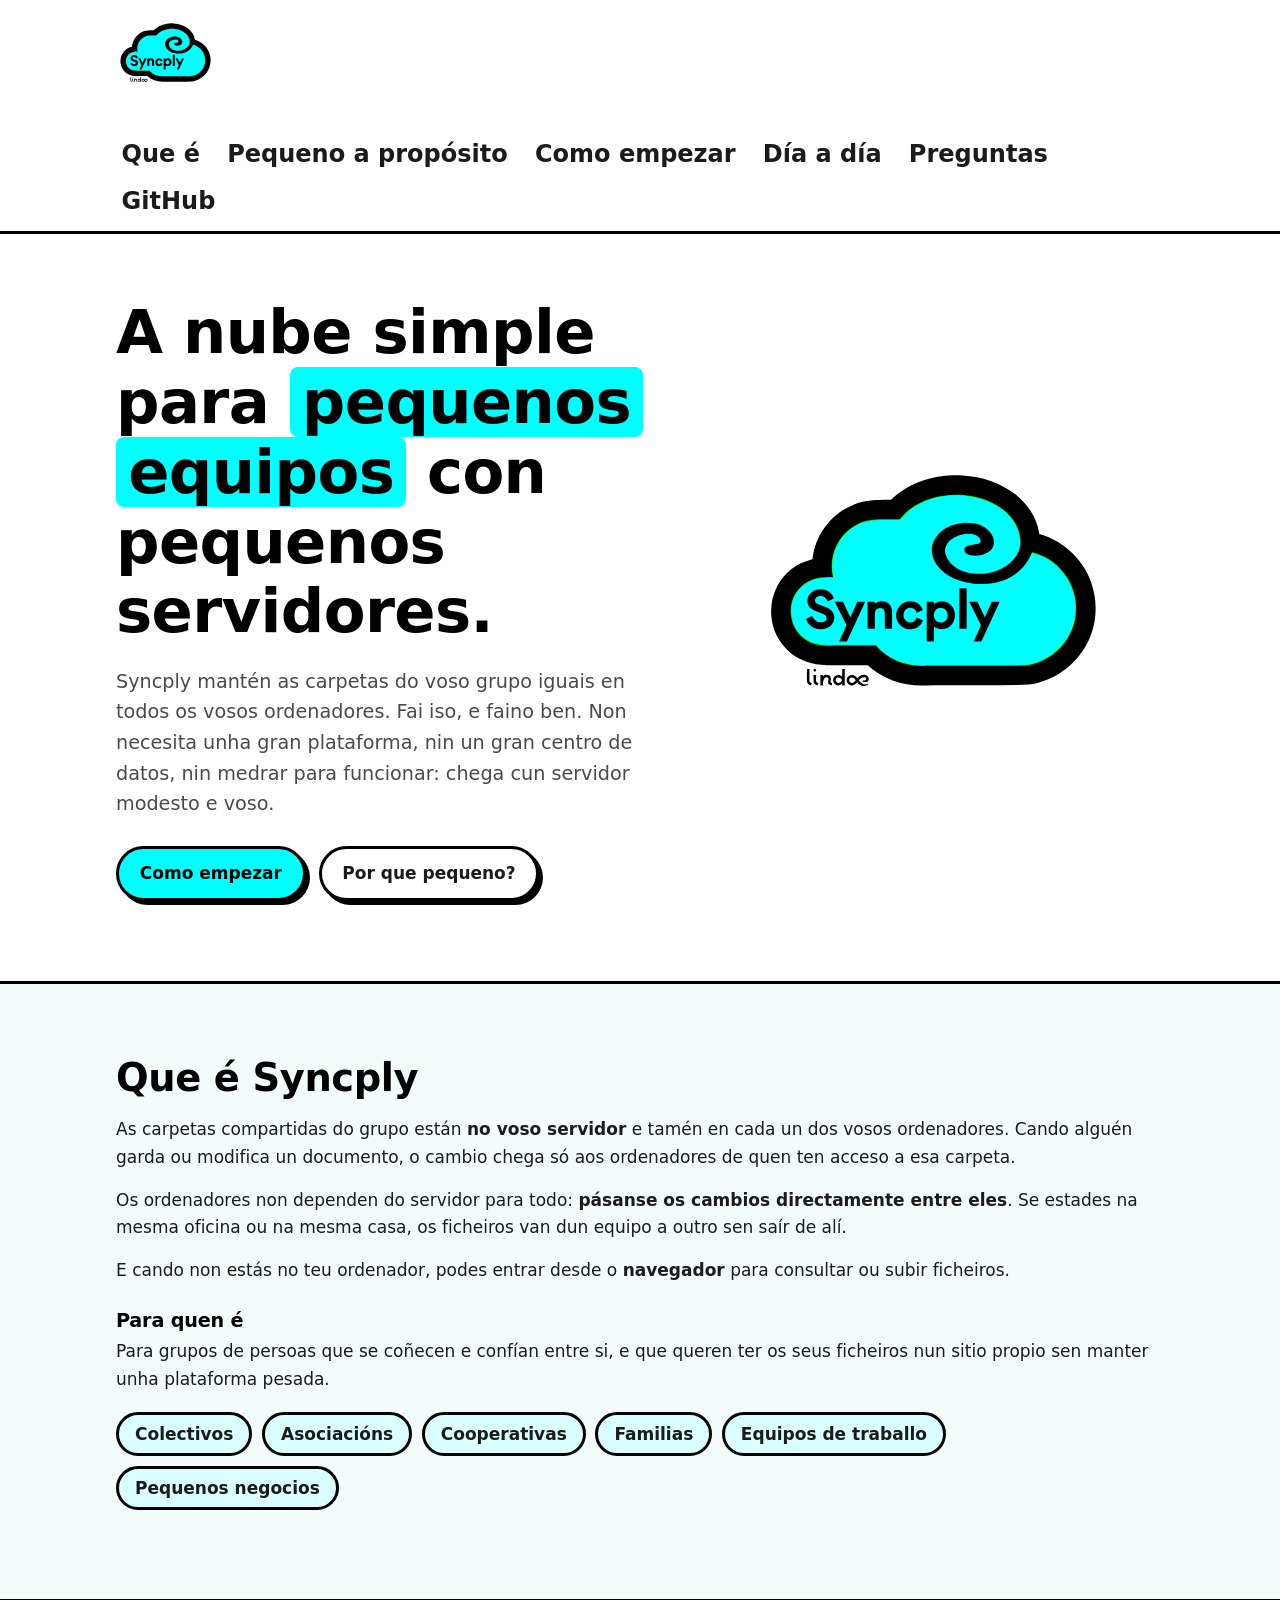
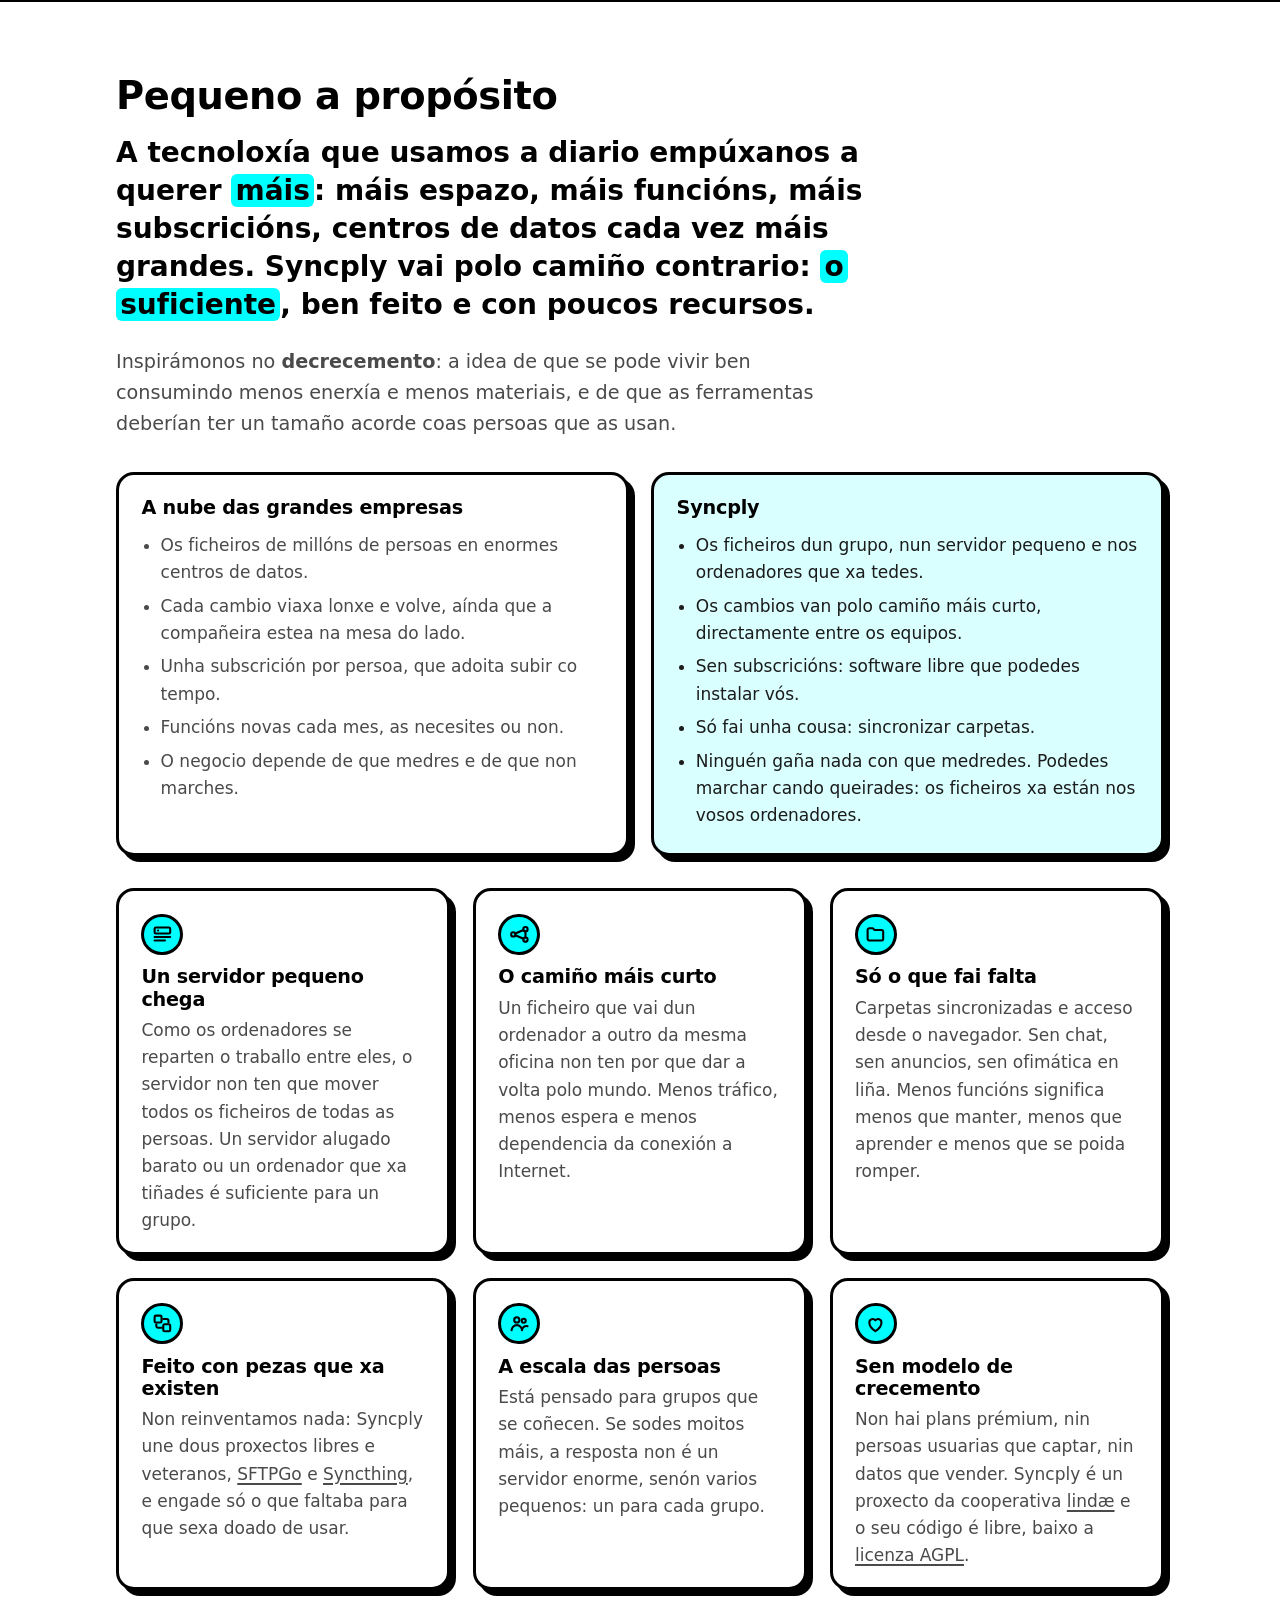
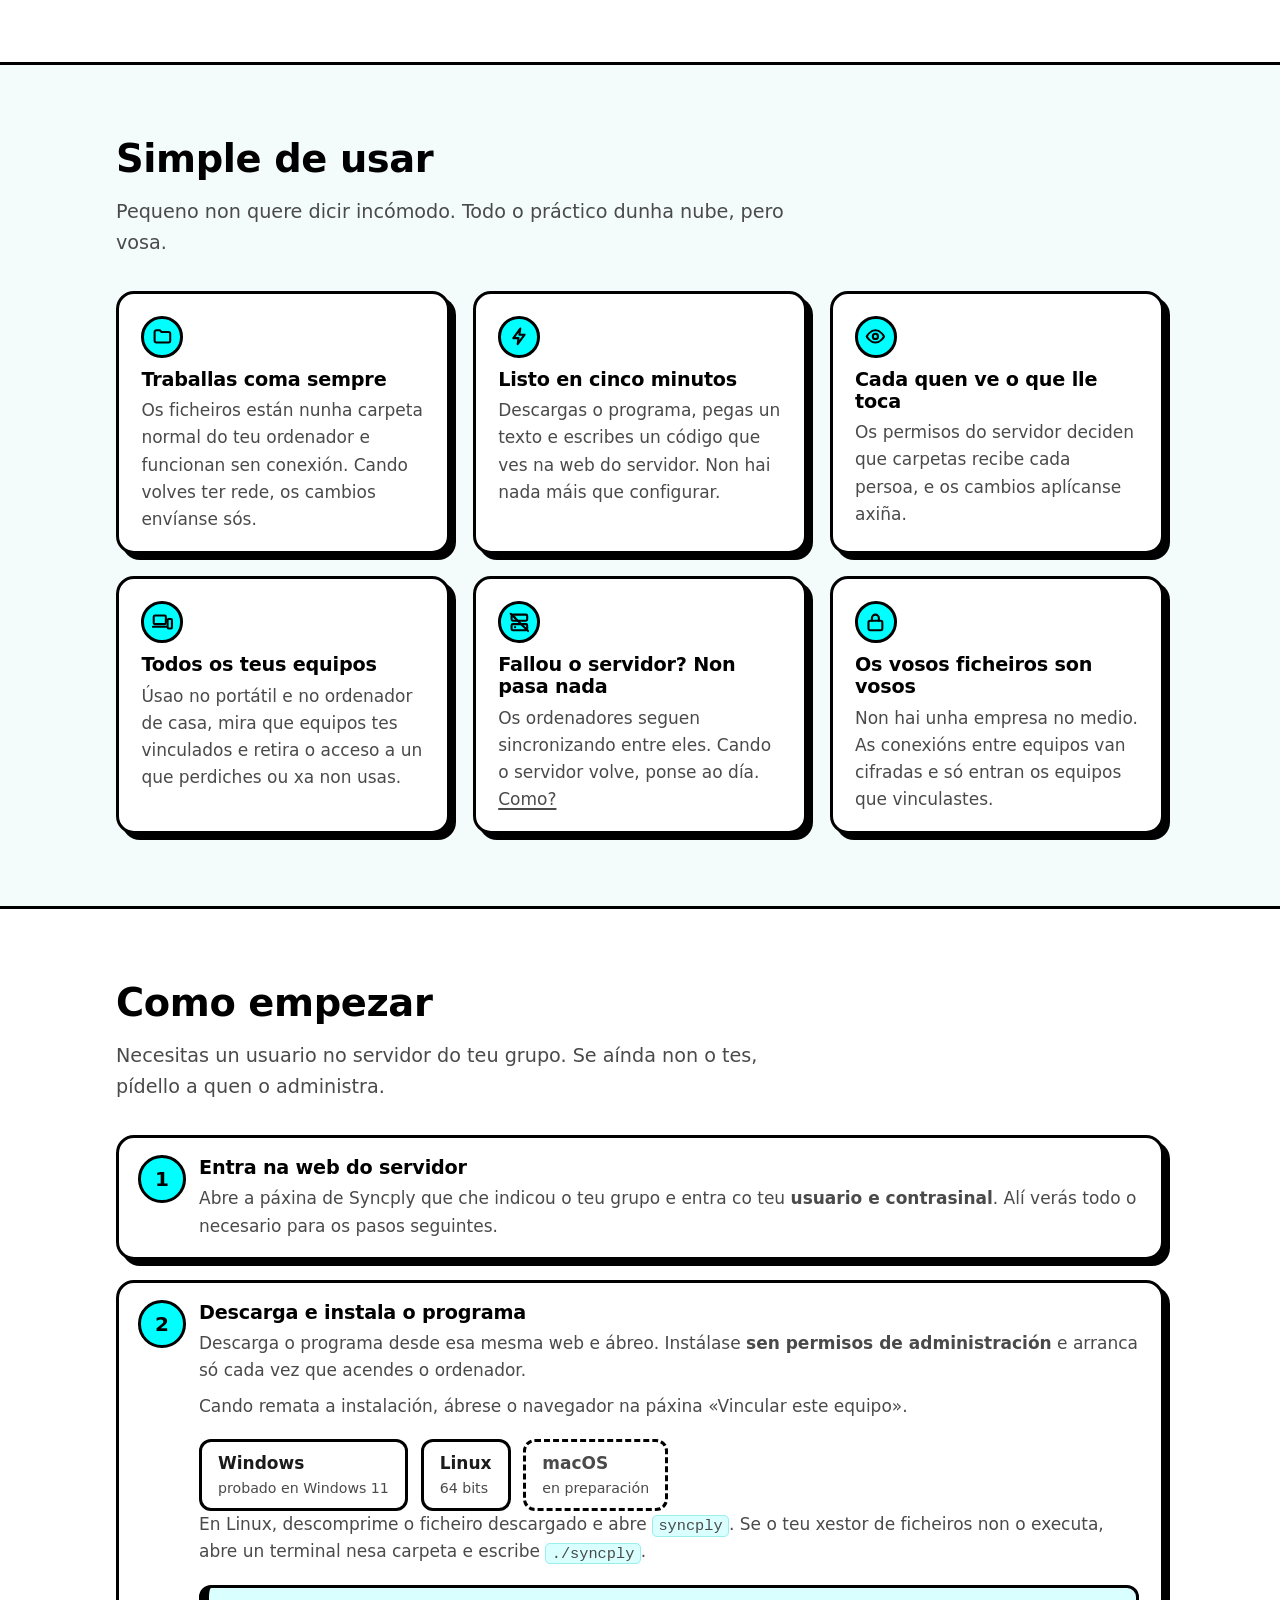
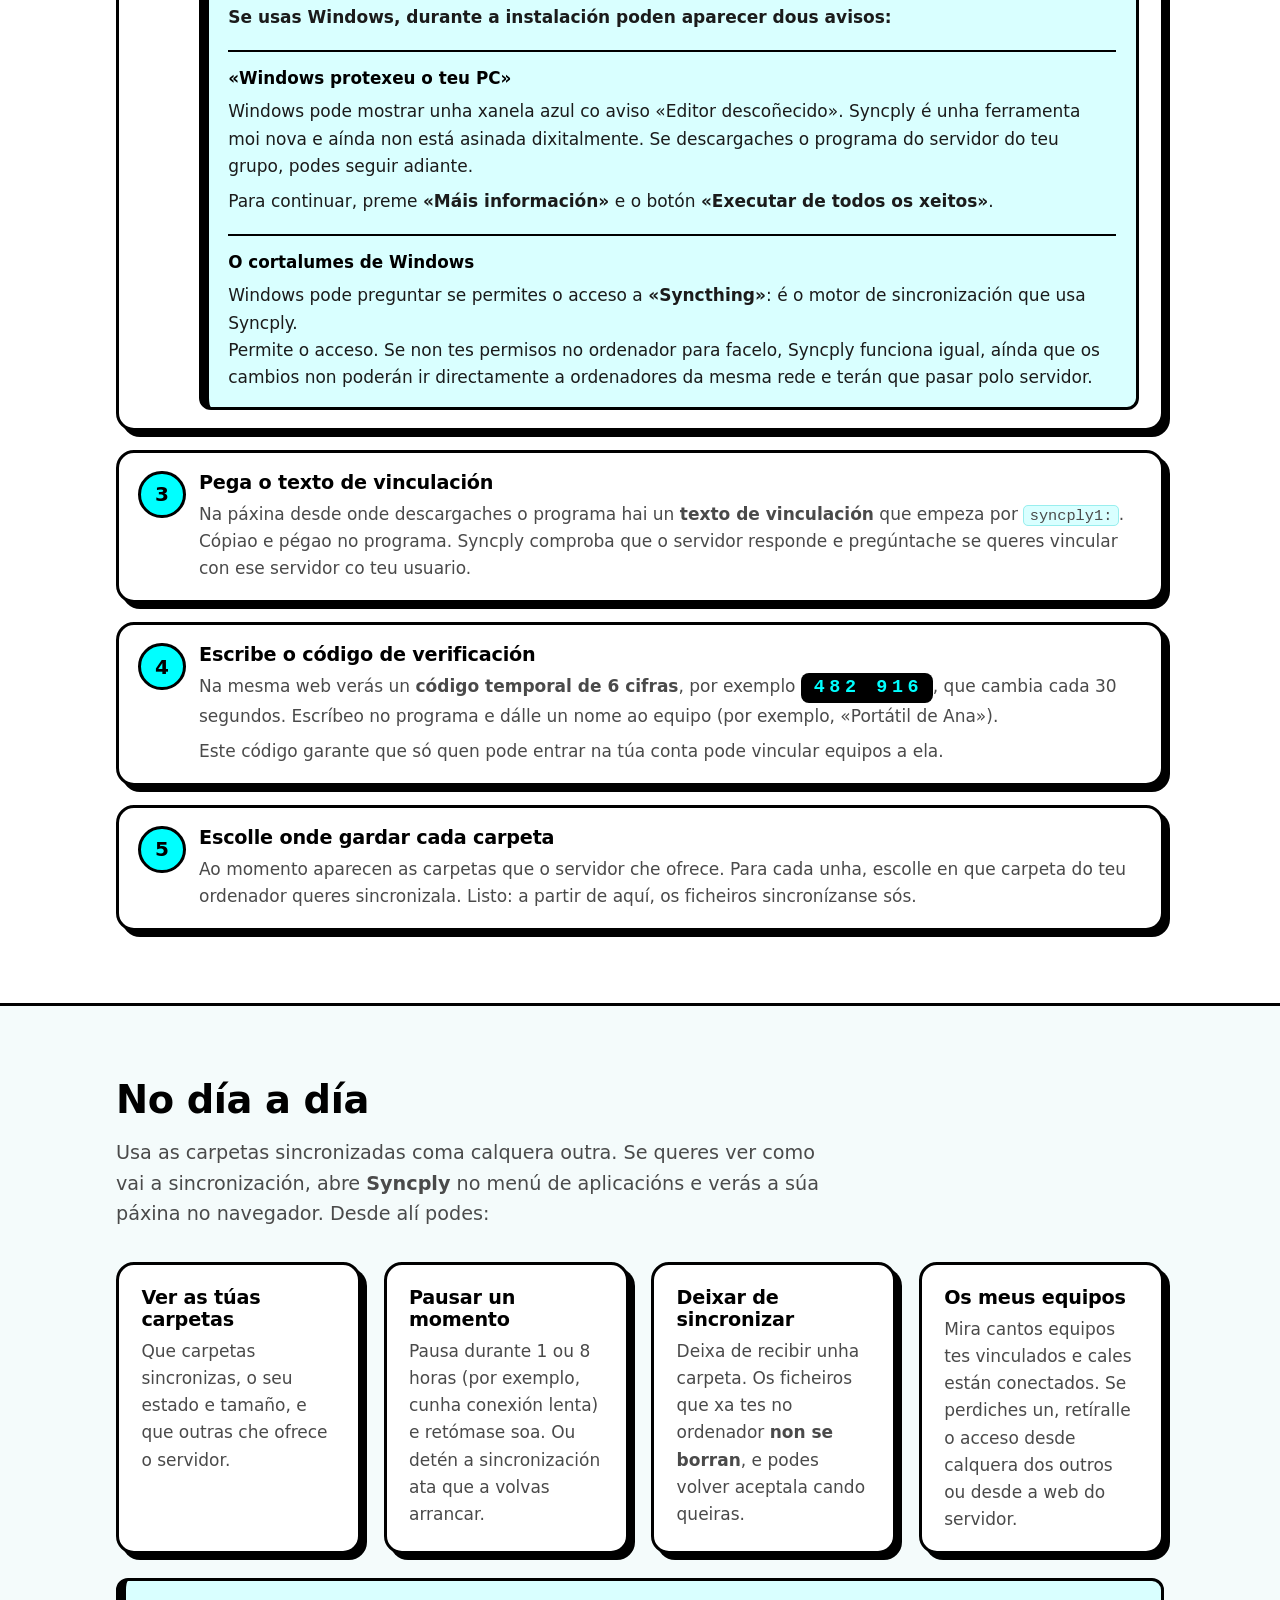
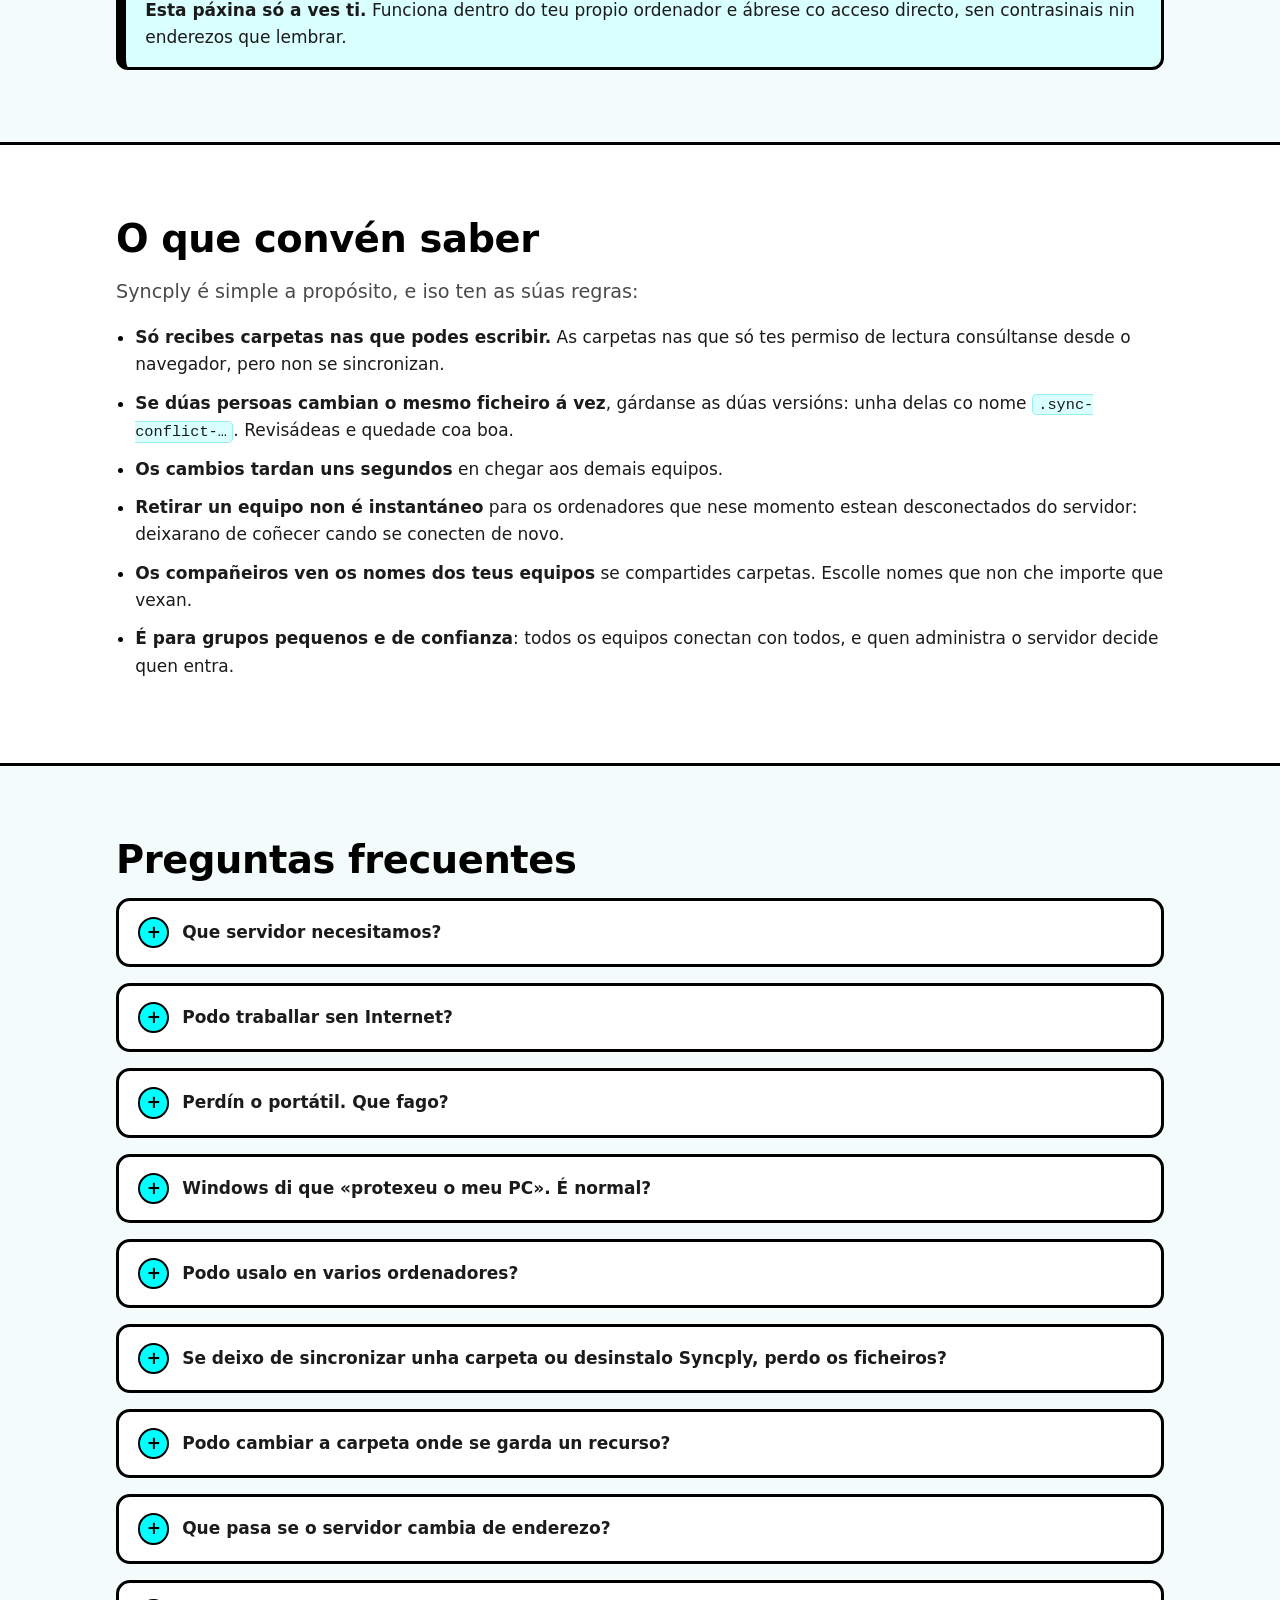
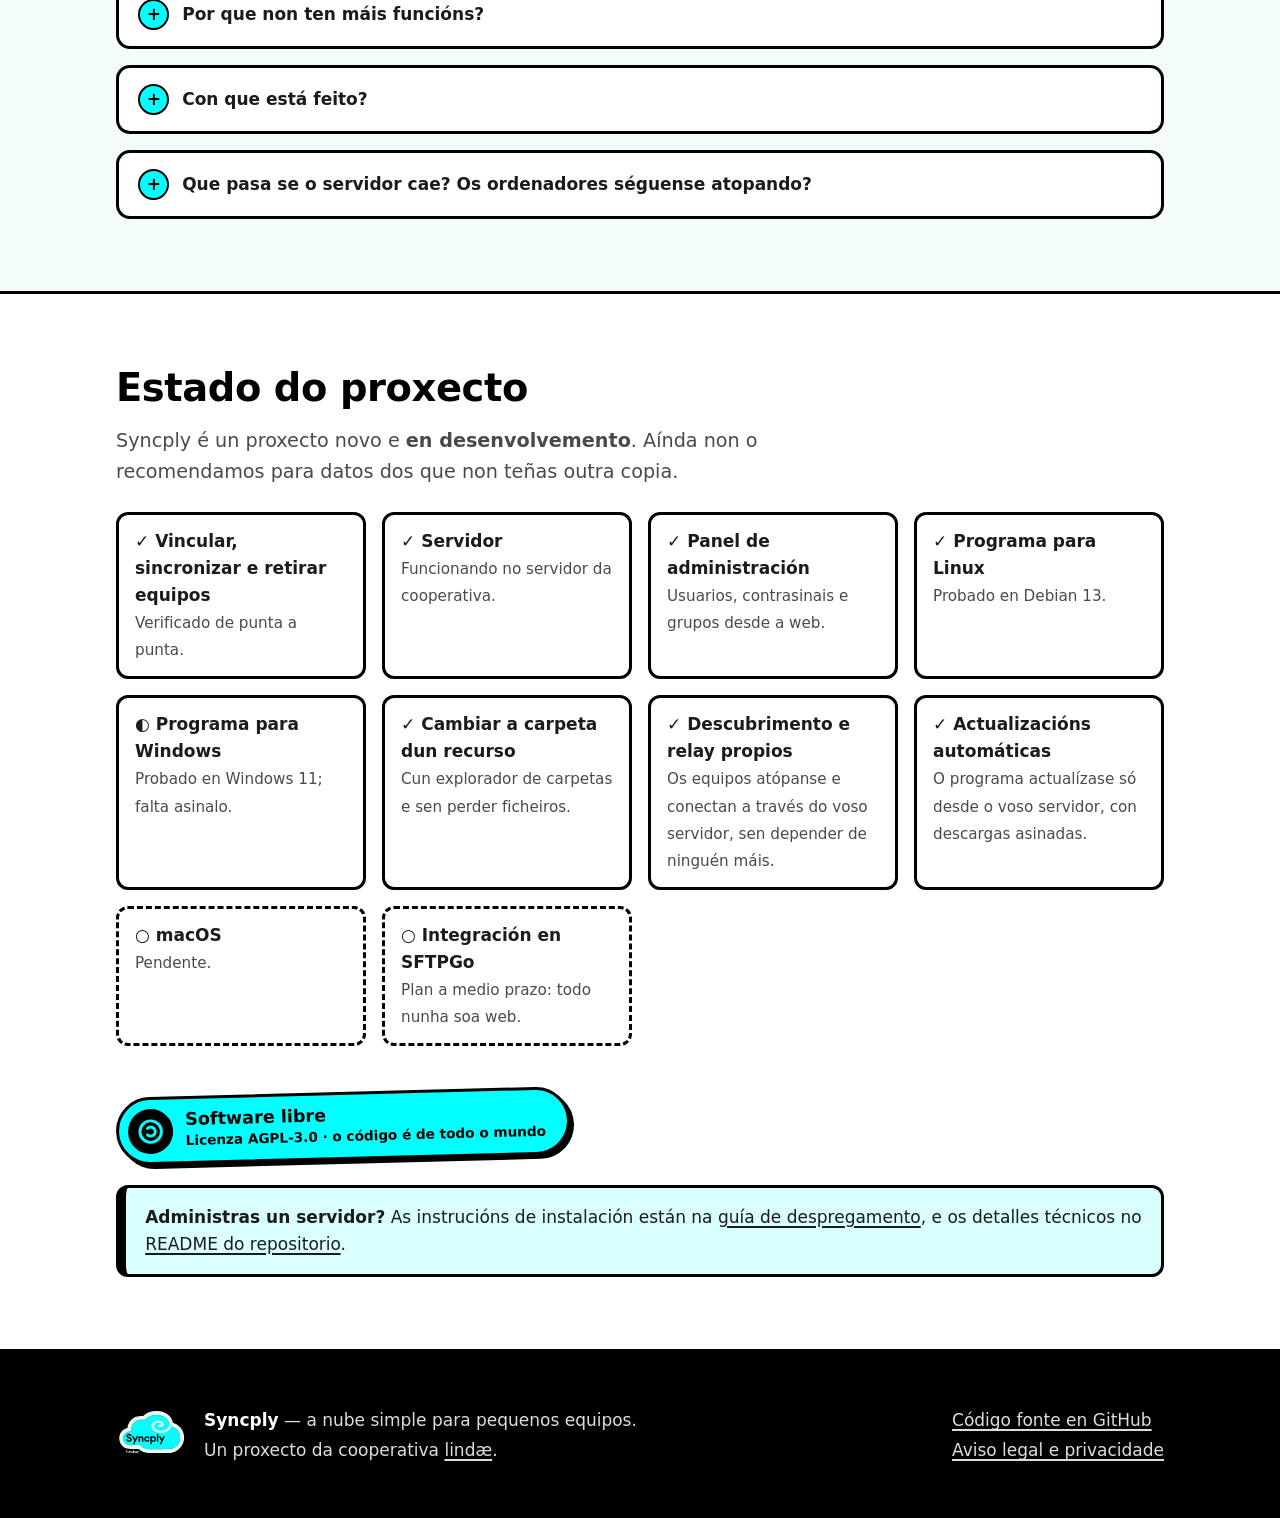
<file: docs/index.html>
<!doctype html>
<html lang="gl">
<head>
<meta charset="utf-8">
<meta name="viewport" content="width=device-width, initial-scale=1">
<title>Syncply — a nube simple para pequenos equipos</title>
<meta name="description" content="Syncply é unha nube de ficheiros simple para pequenos equipos, pensada para funcionar en servidores pequenos: as vosas carpetas en todos os vosos ordenadores, sen grandes plataformas nin grandes centros de datos.">
<link rel="icon" type="image/svg+xml" href="logo.svg">
<link rel="icon" type="image/png" href="logo.png">
<meta property="og:title" content="Syncply — a nube simple para pequenos equipos">
<meta property="og:description" content="Pequenos equipos, pequenos servidores. Unha nube que fai só o necesario, con poucos recursos.">
<meta property="og:image" content="logo.png">
<style>
  :root {
    color-scheme: light;
    --cian: #00ffff;
    --cian-suave: #d9ffff;
    --tinta: #000;
    --texto: #1b1b1b;
    --apagado: #4a4a4a;
    --fondo: #fff;
    --fondo-alt: #f4fbfb;
    --raio: 18px;
    --borde: 3px solid var(--tinta);
    --sombra: 6px 6px 0 var(--tinta);
    --ancho: 68rem;
    --negro: #000;          /* texto sobre cian e fondos sempre escuros */
    --barra-fondo: rgba(255,255,255,.92);
    --code-borde: #9ee;
  }
  /* Modo escuro automático: mesmas formas, tinta clara sobre fondo escuro. */
  @media (prefers-color-scheme: dark) {
    :root {
      color-scheme: dark;
      --cian-suave: #0f3a3c;
      --tinta: #e6f7f7;
      --texto: #e3ecec;
      --apagado: #a3b1b1;
      --fondo: #0e1314;
      --fondo-alt: #132022;
      --barra-fondo: rgba(14,19,20,.92);
      --code-borde: #1f6466;
    }
  }
  * { box-sizing: border-box; }
  html { scroll-behavior: smooth; }
  body {
    margin: 0;
    font: 1.0625rem/1.6 system-ui, -apple-system, "Segoe UI", Roboto, "Noto Sans", Ubuntu, Cantarell, sans-serif;
    color: var(--texto);
    background: var(--fondo);
  }
  a { color: inherit; text-decoration-thickness: 2px; text-underline-offset: 3px; }
  a:hover { background: var(--cian); color: var(--negro); }
  img { max-width: 100%; }
  h1, h2, h3 { color: var(--tinta); line-height: 1.15; letter-spacing: -0.01em; }
  h2 { font-size: clamp(1.7rem, 4vw, 2.4rem); font-weight: 850; margin: 0 0 1rem; }
  h3 { font-size: 1.2rem; font-weight: 800; margin: 0 0 .4rem; }
  p { margin: 0 0 1rem; }
  .envoltorio { max-width: var(--ancho); margin: 0 auto; padding-inline: 1.25rem; }
  section { padding-block: 4.5rem; }
  section.alt { background: var(--fondo-alt); border-block: var(--borde); }
  .entradilla { font-size: 1.2rem; color: var(--apagado); max-width: 44rem; }

  /* Cabeceira */
  .barra {
    position: sticky; top: 0; z-index: 10;
    background: var(--barra-fondo); backdrop-filter: blur(6px);
    border-bottom: var(--borde);
  }
  .barra .envoltorio { display: flex; align-items: center; gap: 1rem; padding-block: .5rem; flex-wrap: wrap; }
  .barra .marca { display: flex; align-items: center; gap: .5rem; font-weight: 850; font-size: 1.15rem; text-decoration: none; }
  .barra .marca:hover { background: none; }
  .barra .marca img { width: 100px; height: 100px; }
  .barra nav { margin-left: auto; display: flex; gap: .25rem 1rem; flex-wrap: wrap; font-weight: 600; font-size: 1.5rem; }
  .barra nav a { text-decoration: none; padding: .15rem .35rem; border-radius: 6px; }

  /* Portada */
  .portada { padding-block: 4rem 5rem; }
  .portada .envoltorio { display: grid; grid-template-columns: 1.2fr 1fr; gap: 2.5rem; align-items: center; }
  .portada h1 { font-size: clamp(2.3rem, 6vw, 3.8rem); font-weight: 900; margin: 0 0 1.2rem; }
  .portada h1 mark { background: var(--cian); color: var(--negro); padding: 0 .2em; border-radius: 8px; box-decoration-break: clone; -webkit-box-decoration-break: clone; }
  .portada .logo { display: block; width: min(100%, 360px); justify-self: center; }
  .portada .logo img, .barra .marca picture { display: block; }
  .portada .logo img { width: 100%; height: auto; }
  .botons { display: flex; flex-wrap: wrap; gap: .8rem; margin-top: 1.6rem; }
  .boton {
    display: inline-block; padding: .7rem 1.3rem; border: var(--borde); border-radius: 999px;
    font-weight: 800; text-decoration: none; box-shadow: 4px 4px 0 var(--tinta);
    background: var(--fondo); transition: transform .1s, box-shadow .1s;
  }
  .boton.principal { background: var(--cian); color: var(--negro); }
  .boton:hover { transform: translate(2px,2px); box-shadow: 2px 2px 0 var(--tinta); background: var(--cian); color: var(--negro); }

  /* Tarxetas */
  .grella { display: grid; grid-template-columns: repeat(auto-fit, minmax(17rem, 1fr)); gap: 1.4rem; margin-top: 2rem; }
  .grella.catro { grid-template-columns: repeat(auto-fit, minmax(14rem, 1fr)); }
  .tarxeta {
    background: var(--fondo); border: var(--borde); border-radius: var(--raio);
    box-shadow: var(--sombra); padding: 1.4rem 1.4rem 1.1rem;
  }
  .tarxeta p { color: var(--apagado); margin: 0; }
  .icona {
    display: inline-grid; place-items: center; width: 2.6rem; height: 2.6rem; margin-bottom: .7rem;
    background: var(--cian); border: var(--borde); border-radius: 50%; color: var(--negro);
  }
  .icona svg { width: 1.3rem; height: 1.3rem; }

  /* Para quen */
  .publico { display: flex; flex-wrap: wrap; gap: .6rem; margin-top: 1.2rem; padding: 0; list-style: none; }
  .publico li { border: var(--borde); border-radius: 999px; padding: .35rem 1rem; font-weight: 700; background: var(--cian-suave); }

  /* Como funciona */
  .esquema { display: grid; grid-template-columns: 1fr 1fr; gap: 2.5rem; align-items: center; }
  .esquema figure { margin: 0; }
  .esquema-debuxo { overflow-x: auto; }
  .esquema-debuxo svg { width: 100%; min-width: 300px; height: auto; display: block; }
  .esquema figcaption { font-size: .9rem; color: var(--apagado); margin-top: .5rem; }

  /* Pasos */
  ol.pasos { list-style: none; padding: 0; margin: 2rem 0 0; display: grid; gap: 1.2rem; counter-reset: paso; }
  ol.pasos > li {
    counter-increment: paso; position: relative;
    border: var(--borde); border-radius: var(--raio); background: var(--fondo);
    padding: 1.2rem 1.4rem 1.1rem 5rem; box-shadow: var(--sombra);
  }
  ol.pasos > li::before {
    content: counter(paso); position: absolute; left: 1.2rem; top: 1.1rem;
    width: 2.6rem; height: 2.6rem; display: grid; place-items: center;
    font-weight: 900; font-size: 1.25rem; background: var(--cian); border: var(--borde); border-radius: 50%; color: var(--negro);
  }
  ol.pasos p { margin: 0; color: var(--apagado); }
  ol.pasos p + p { margin-top: .5rem; }
  .codigo {
    display: inline-block; font: 800 1.15rem/1 ui-monospace, "SFMono-Regular", Menlo, Consolas, monospace;
    letter-spacing: .25em; background: var(--negro); color: var(--cian); padding: .35rem .6rem .35rem .8rem; border-radius: 8px;
  }
  code { font-family: ui-monospace, "SFMono-Regular", Menlo, Consolas, monospace; font-size: .9em; background: var(--cian-suave); padding: .05em .35em; border-radius: 5px; border: 1px solid var(--code-borde); }

  /* Plataformas */
  .plataformas { display: flex; flex-wrap: wrap; gap: .8rem; margin-top: 1.2rem; }
  .plataforma { border: var(--borde); border-radius: 12px; padding: .5rem 1rem; font-weight: 700; background: var(--fondo); }
  .plataforma small { display: block; font-weight: 500; color: var(--apagado); }
  .plataforma.pendente { border-style: dashed; color: var(--apagado); }

  /* Avisos e FAQ */
  .aviso { border: var(--borde); border-left-width: 10px; border-radius: 12px; padding: 1rem 1.2rem; background: var(--cian-suave); margin-top: 1.5rem; }
  .aviso p:last-child { margin: 0; }
  ol.pasos .aviso.windows { margin-top: 1.2rem; }
  ol.pasos .aviso.windows p { color: var(--texto); }
  .aviso.windows .titulo-aviso { font-weight: 700; }
  .aviso.windows h4 { margin: 1.2rem 0 .4rem; font-size: 1.05rem; font-weight: 800; color: var(--tinta); padding-top: .8rem; border-top: 2px solid var(--tinta); }
  .aviso.windows ol, .aviso.windows ul { margin: 0 0 .8rem; padding-left: 1.3rem; }
  .aviso.windows li { margin-bottom: .3rem; }
  ul.lista { padding-left: 1.2rem; margin: 1rem 0 0; }
  ul.lista li { margin-bottom: .7rem; }
  ul.lista li::marker { color: var(--tinta); }
  details {
    border: var(--borde); border-radius: 14px; background: var(--fondo); margin-top: 1rem; overflow: hidden;
  }
  summary { cursor: pointer; font-weight: 800; padding: 1rem 1.2rem; list-style: none; display: flex; gap: .8rem; align-items: center; }
  summary::-webkit-details-marker { display: none; }
  summary::before { content: "+"; display: grid; place-items: center; flex: none; width: 1.7rem; height: 1.7rem; border: 2px solid var(--tinta); border-radius: 50%; background: var(--cian); color: var(--negro); font-weight: 900; }
  details[open] summary::before { content: "−"; }
  details[open] summary { border-bottom: 2px solid var(--tinta); }
  details > div { padding: 1rem 1.2rem .2rem; color: var(--apagado); }

  /* Estado */
  .estado { display: grid; grid-template-columns: repeat(auto-fit, minmax(14rem, 1fr)); gap: 1rem; margin-top: 1.5rem; padding: 0; list-style: none; }
  .estado li { border: var(--borde); border-radius: 12px; padding: .8rem 1rem; background: var(--fondo); }
  .estado b { display: block; }
  .estado .feito b::before { content: "✓ "; }
  .estado .proba b::before { content: "◐ "; }
  .estado .pendente { border-style: dashed; }
  .estado .pendente b::before { content: "○ "; }
  .estado span { color: var(--apagado); font-size: .95rem; }
  .selo {
    display: inline-flex; align-items: center; gap: .8rem; margin-top: 1.8rem;
    padding: .55rem 1.3rem .55rem .55rem; border: var(--borde); border-radius: 999px;
    background: var(--cian); color: var(--negro); text-decoration: none;
    box-shadow: 4px 4px 0 var(--tinta); transform: rotate(-1.5deg); transition: transform .1s, box-shadow .1s;
  }
  .selo:hover { transform: rotate(-1.5deg) translate(2px,2px); box-shadow: 2px 2px 0 var(--tinta); }
  .selo .disco { display: grid; place-items: center; flex: none; width: 2.8rem; height: 2.8rem; border-radius: 50%; background: var(--negro); color: var(--cian); }
  .selo .disco svg { width: 1.7rem; height: 1.7rem; }
  .selo b { display: block; font-weight: 900; font-size: 1.1rem; line-height: 1.2; }
  .selo small { display: block; font-weight: 600; font-size: .85rem; }

  /* Pequeno a propósito */
  .manifesto { font-size: clamp(1.35rem, 3vw, 1.75rem); font-weight: 800; line-height: 1.35; color: var(--tinta); max-width: 50rem; margin: 0 0 1.5rem; }
  .manifesto mark { background: var(--cian); color: var(--negro); padding: 0 .15em; border-radius: 6px; box-decoration-break: clone; -webkit-box-decoration-break: clone; }
  .contraste { display: grid; grid-template-columns: 1fr 1fr; gap: 1.4rem; margin-top: 2rem; }
  .contraste .tarxeta h3 { margin-bottom: .8rem; }
  .contraste ul { margin: 0; padding-left: 1.2rem; color: var(--apagado); }
  .contraste li { margin-bottom: .4rem; }
  .contraste .nos { background: var(--cian-suave); }
  .contraste .nos li { color: var(--texto); }
  @media (max-width: 52rem) { .contraste { grid-template-columns: 1fr; } }

  /* Pé */
  footer { background: var(--negro); color: #fff; padding-block: 3rem; border-top: var(--borde); }
  footer .envoltorio { display: flex; flex-wrap: wrap; gap: 2rem; align-items: center; justify-content: space-between; }
  footer img { width: 72px; height: 72px; }
  footer a:hover { background: var(--cian); color: var(--negro); }
  footer p { margin: .2rem 0; color: #ddd; }
  footer .esquerda { display: flex; gap: 1rem; align-items: center; }

  @media (max-width: 52rem) {
    .portada .envoltorio, .esquema { grid-template-columns: 1fr; }
    .portada .logo { order: -1; width: min(70%, 260px); }
    .portada { padding-block: 2.5rem 3.5rem; }
    section { padding-block: 3.2rem; }
    ol.pasos > li { padding-left: 1.2rem; padding-top: 4.2rem; }
  }
  @media (max-width: 34rem) {
    .barra nav { display: none; }
  }
  @media (prefers-reduced-motion: reduce) {
    html { scroll-behavior: auto; }
    .boton, .selo { transition: none; }
  }
</style>
</head>
<body>

<header class="barra">
  <div class="envoltorio">
    <a class="marca" href="#"><picture><source srcset="logo-escuro.svg" media="(prefers-color-scheme: dark)"><img src="logo.svg" alt="Syncply" width="100" height="100"></picture></a>
    <nav aria-label="Seccións">
      <a href="#que-e">Que é</a>
      <a href="#pequeno">Pequeno a propósito</a>
      <a href="#empezar">Como empezar</a>
      <a href="#dia-a-dia">Día a día</a>
      <a href="#preguntas">Preguntas</a>
      <a href="https://github.com/lindae-coop/syncply">GitHub</a>
    </nav>
  </div>
</header>

<main>

<section class="portada">
  <div class="envoltorio">
    <div>
      <h1>A nube simple para <mark>pequenos equipos</mark> con pequenos servidores.</h1>
      <p class="entradilla">Syncply mantén as carpetas do voso grupo iguais en todos os vosos ordenadores. Fai iso, e faino ben. Non necesita unha gran plataforma, nin un gran centro de datos, nin medrar para funcionar: chega cun servidor modesto e voso.</p>
      <div class="botons">
        <a class="boton principal" href="#empezar">Como empezar</a>
        <a class="boton" href="#pequeno">Por que pequeno?</a>
      </div>
    </div>
    <picture class="logo"><source srcset="logo-escuro.svg" media="(prefers-color-scheme: dark)"><img src="logo.svg" alt="Logotipo de Syncply: unha nube cian cunha espiral e o texto Syncply" width="360" height="360"></picture>
  </div>
</section>

<section id="que-e" class="alt">
  <div class="envoltorio">
    <h2>Que é Syncply</h2>
    <p>As carpetas compartidas do grupo están <strong>no voso servidor</strong> e tamén en cada un dos vosos ordenadores. Cando alguén garda ou modifica un documento, o cambio chega só aos ordenadores de quen ten acceso a esa carpeta.</p>
    <p>Os ordenadores non dependen do servidor para todo: <strong>pásanse os cambios directamente entre eles</strong>. Se estades na mesma oficina ou na mesma casa, os ficheiros van dun equipo a outro sen saír de alí.</p>
    <p>E cando non estás no teu ordenador, podes entrar desde o <strong>navegador</strong> para consultar ou subir ficheiros.</p>
    <h3 style="margin-top:1.6rem">Para quen é</h3>
    <p>Para grupos de persoas que se coñecen e confían entre si, e que queren ter os seus ficheiros nun sitio propio sen manter unha plataforma pesada.</p>
    <ul class="publico">
      <li>Colectivos</li><li>Asociacións</li><li>Cooperativas</li><li>Familias</li><li>Equipos de traballo</li><li>Pequenos negocios</li>
    </ul>
  </div>
</section>

<section id="pequeno">
  <div class="envoltorio">
    <h2>Pequeno a propósito</h2>
    <p class="manifesto">A tecnoloxía que usamos a diario empúxanos a querer <mark>máis</mark>: máis espazo, máis funcións, máis subscricións, centros de datos cada vez máis grandes. Syncply vai polo camiño contrario: <mark>o suficiente</mark>, ben feito e con poucos recursos.</p>
    <p class="entradilla">Inspirámonos no <strong>decrecemento</strong>: a idea de que se pode vivir ben consumindo menos enerxía e menos materiais, e de que as ferramentas deberían ter un tamaño acorde coas persoas que as usan.</p>

    <div class="contraste">
      <article class="tarxeta">
        <h3>A nube das grandes empresas</h3>
        <ul>
          <li>Os ficheiros de millóns de persoas en enormes centros de datos.</li>
          <li>Cada cambio viaxa lonxe e volve, aínda que a compañeira estea na mesa do lado.</li>
          <li>Unha subscrición por persoa, que adoita subir co tempo.</li>
          <li>Funcións novas cada mes, as necesites ou non.</li>
          <li>O negocio depende de que medres e de que non marches.</li>
        </ul>
      </article>
      <article class="tarxeta nos">
        <h3>Syncply</h3>
        <ul>
          <li>Os ficheiros dun grupo, nun servidor pequeno e nos ordenadores que xa tedes.</li>
          <li>Os cambios van polo camiño máis curto, directamente entre os equipos.</li>
          <li>Sen subscricións: software libre que podedes instalar vós.</li>
          <li>Só fai unha cousa: sincronizar carpetas.</li>
          <li>Ninguén gaña nada con que medredes. Podedes marchar cando queirades: os ficheiros xa están nos vosos ordenadores.</li>
        </ul>
      </article>
    </div>

    <div class="grella">
      <article class="tarxeta">
        <span class="icona" aria-hidden="true"><svg viewBox="0 0 24 24" fill="none" stroke="#000" stroke-width="2.4" stroke-linecap="round" stroke-linejoin="round"><rect x="3" y="4" width="18" height="7" rx="1.5"/><path d="M7 7.5h.01M3 15h18M3 19h12"/></svg></span>
        <h3>Un servidor pequeno chega</h3>
        <p>Como os ordenadores se reparten o traballo entre eles, o servidor non ten que mover todos os ficheiros de todas as persoas. Un servidor alugado barato ou un ordenador que xa tiñades é suficiente para un grupo.</p>
      </article>
      <article class="tarxeta">
        <span class="icona" aria-hidden="true"><svg viewBox="0 0 24 24" fill="none" stroke="#000" stroke-width="2.4" stroke-linecap="round" stroke-linejoin="round"><circle cx="5" cy="12" r="2.5"/><circle cx="19" cy="6" r="2.5"/><circle cx="19" cy="18" r="2.5"/><path d="M7.3 11 16.7 7M7.3 13l9.4 4M19 8.5v7"/></svg></span>
        <h3>O camiño máis curto</h3>
        <p>Un ficheiro que vai dun ordenador a outro da mesma oficina non ten por que dar a volta polo mundo. Menos tráfico, menos espera e menos dependencia da conexión a Internet.</p>
      </article>
      <article class="tarxeta">
        <span class="icona" aria-hidden="true"><svg viewBox="0 0 24 24" fill="none" stroke="#000" stroke-width="2.4" stroke-linecap="round" stroke-linejoin="round"><path d="M3 7a2 2 0 0 1 2-2h4l2 2h8a2 2 0 0 1 2 2v8a2 2 0 0 1-2 2H5a2 2 0 0 1-2-2z"/></svg></span>
        <h3>Só o que fai falta</h3>
        <p>Carpetas sincronizadas e acceso desde o navegador. Sen chat, sen anuncios, sen ofimática en liña. Menos funcións significa menos que manter, menos que aprender e menos que se poida romper.</p>
      </article>
      <article class="tarxeta">
        <span class="icona" aria-hidden="true"><svg viewBox="0 0 24 24" fill="none" stroke="#000" stroke-width="2.4" stroke-linecap="round" stroke-linejoin="round"><rect x="3" y="3" width="8" height="8" rx="1.5"/><rect x="13" y="13" width="8" height="8" rx="1.5"/><path d="M13 7h4a2 2 0 0 1 2 2v2M11 17H7a2 2 0 0 1-2-2v-2"/></svg></span>
        <h3>Feito con pezas que xa existen</h3>
        <p>Non reinventamos nada: Syncply une dous proxectos libres e veteranos, <a href="https://github.com/drakkan/sftpgo">SFTPGo</a> e <a href="https://syncthing.net/">Syncthing</a>, e engade só o que faltaba para que sexa doado de usar.</p>
      </article>
      <article class="tarxeta">
        <span class="icona" aria-hidden="true"><svg viewBox="0 0 24 24" fill="none" stroke="#000" stroke-width="2.4" stroke-linecap="round" stroke-linejoin="round"><circle cx="9" cy="8" r="3"/><circle cx="17" cy="9" r="2.3"/><path d="M3 20a6 6 0 0 1 12 0M15 20a5 5 0 0 1 6.5-4.8"/></svg></span>
        <h3>A escala das persoas</h3>
        <p>Está pensado para grupos que se coñecen. Se sodes moitos máis, a resposta non é un servidor enorme, senón varios pequenos: un para cada grupo.</p>
      </article>
      <article class="tarxeta">
        <span class="icona" aria-hidden="true"><svg viewBox="0 0 24 24" fill="none" stroke="#000" stroke-width="2.4" stroke-linecap="round" stroke-linejoin="round"><path d="M12 21s-7-4.5-7-10a4 4 0 0 1 7-2.6A4 4 0 0 1 19 11c0 5.5-7 10-7 10z"/></svg></span>
        <h3>Sen modelo de crecemento</h3>
        <p>Non hai plans prémium, nin persoas usuarias que captar, nin datos que vender. Syncply é un proxecto da cooperativa <a href="https://lindae.eu">lindæ</a> e o seu código é libre, baixo a <a href="https://github.com/lindae-coop/syncply/blob/main/LICENSE">licenza AGPL</a>.</p>
      </article>
    </div>
  </div>
</section>

<section id="avantaxes" class="alt">
  <div class="envoltorio">
    <h2>Simple de usar</h2>
    <p class="entradilla">Pequeno non quere dicir incómodo. Todo o práctico dunha nube, pero vosa.</p>
    <div class="grella">
      <article class="tarxeta">
        <span class="icona" aria-hidden="true"><svg viewBox="0 0 24 24" fill="none" stroke="#000" stroke-width="2.4" stroke-linecap="round" stroke-linejoin="round"><path d="M3 7a2 2 0 0 1 2-2h4l2 2h8a2 2 0 0 1 2 2v8a2 2 0 0 1-2 2H5a2 2 0 0 1-2-2z"/></svg></span>
        <h3>Traballas coma sempre</h3>
        <p>Os ficheiros están nunha carpeta normal do teu ordenador e funcionan sen conexión. Cando volves ter rede, os cambios envíanse sós.</p>
      </article>
      <article class="tarxeta">
        <span class="icona" aria-hidden="true"><svg viewBox="0 0 24 24" fill="none" stroke="#000" stroke-width="2.4" stroke-linecap="round" stroke-linejoin="round"><path d="M13 3 5 14h6l-1 7 8-11h-6z"/></svg></span>
        <h3>Listo en cinco minutos</h3>
        <p>Descargas o programa, pegas un texto e escribes un código que ves na web do servidor. Non hai nada máis que configurar.</p>
      </article>
      <article class="tarxeta">
        <span class="icona" aria-hidden="true"><svg viewBox="0 0 24 24" fill="none" stroke="#000" stroke-width="2.4" stroke-linecap="round" stroke-linejoin="round"><circle cx="12" cy="12" r="3"/><path d="M2 12s4-7 10-7 10 7 10 7-4 7-10 7S2 12 2 12z"/></svg></span>
        <h3>Cada quen ve o que lle toca</h3>
        <p>Os permisos do servidor deciden que carpetas recibe cada persoa, e os cambios aplícanse axiña.</p>
      </article>
      <article class="tarxeta">
        <span class="icona" aria-hidden="true"><svg viewBox="0 0 24 24" fill="none" stroke="#000" stroke-width="2.4" stroke-linecap="round" stroke-linejoin="round"><rect x="2" y="4" width="14" height="10" rx="1.5"/><path d="M1 17h16"/><rect x="18" y="8" width="5" height="11" rx="1.2"/></svg></span>
        <h3>Todos os teus equipos</h3>
        <p>Úsao no portátil e no ordenador de casa, mira que equipos tes vinculados e retira o acceso a un que perdiches ou xa non usas.</p>
      </article>
      <article class="tarxeta">
        <span class="icona" aria-hidden="true"><svg viewBox="0 0 24 24" fill="none" stroke="#000" stroke-width="2.4" stroke-linecap="round" stroke-linejoin="round"><rect x="3" y="3" width="18" height="7" rx="1.5"/><rect x="3" y="14" width="18" height="7" rx="1.5"/><path d="M7 6.5h.01M7 17.5h.01"/><path d="M2 2l20 20"/></svg></span>
        <h3>Fallou o servidor? Non pasa nada</h3>
        <p>Os ordenadores seguen sincronizando entre eles. Cando o servidor volve, ponse ao día. <a href="#servizos-publicos">Como?</a></p>
      </article>
      <article class="tarxeta">
        <span class="icona" aria-hidden="true"><svg viewBox="0 0 24 24" fill="none" stroke="#000" stroke-width="2.4" stroke-linecap="round" stroke-linejoin="round"><rect x="4" y="10" width="16" height="11" rx="2"/><path d="M8 10V7a4 4 0 0 1 8 0v3"/></svg></span>
        <h3>Os vosos ficheiros son vosos</h3>
        <p>Non hai unha empresa no medio. As conexións entre equipos van cifradas e só entran os equipos que vinculastes.</p>
      </article>
    </div>
  </div>
</section>

<section id="empezar">
  <div class="envoltorio">
    <h2>Como empezar</h2>
    <p class="entradilla">Necesitas un usuario no servidor do teu grupo. Se aínda non o tes, pídello a quen o administra.</p>
    <ol class="pasos">
      <li>
        <h3>Entra na web do servidor</h3>
        <p>Abre a páxina de Syncply que che indicou o teu grupo e entra co teu <strong>usuario e contrasinal</strong>. Alí verás todo o necesario para os pasos seguintes.</p>
      </li>
      <li>
        <h3>Descarga e instala o programa</h3>
        <p>Descarga o programa desde esa mesma web e ábreo. Instálase <strong>sen permisos de administración</strong> e arranca só cada vez que acendes o ordenador.</p>
        <p>Cando remata a instalación, ábrese o navegador na páxina «Vincular este equipo».</p>
        <div class="plataformas" aria-label="Sistemas compatibles">
          <span class="plataforma">Windows<small>probado en Windows 11</small></span>
          <span class="plataforma">Linux<small>64 bits</small></span>
          <span class="plataforma pendente">macOS<small>en preparación</small></span>
        </div>
        <p>En Linux, descomprime o ficheiro descargado e abre <code>syncply</code>. Se o teu xestor de ficheiros non o executa, abre un terminal nesa carpeta e escribe <code>./syncply</code>.</p>
        <div class="aviso windows" id="windows">
          <p class="titulo-aviso">Se usas Windows, durante a instalación poden aparecer dous avisos:</p>
          <h4>«Windows protexeu o teu PC»</h4>
          <p>Windows pode mostrar unha xanela azul co aviso «Editor descoñecido». Syncply é unha ferramenta moi nova e aínda non está asinada dixitalmente. Se descargaches o programa do servidor do teu grupo, podes seguir adiante.</p>
          <p>Para continuar, preme <strong>«Máis información»</strong> e o botón <strong>«Executar de todos os xeitos»</strong>.</p>
          <h4>O cortalumes de Windows</h4>
          <p>Windows pode preguntar se permites o acceso a <strong>«Syncthing»</strong>: é o motor de sincronización que usa Syncply.</p>
          <p>Permite o acceso. Se non tes permisos no ordenador para facelo, Syncply funciona igual, aínda que os cambios non poderán ir directamente a ordenadores da mesma rede e terán que pasar polo servidor.</p>
        </div>
      </li>
      <li>
        <h3>Pega o texto de vinculación</h3>
        <p>Na páxina desde onde descargaches o programa hai un <strong>texto de vinculación</strong> que empeza por <code>syncply1:</code>. Cópiao e pégao no programa. Syncply comproba que o servidor responde e pregúntache se queres vincular con ese servidor co teu usuario.</p>
      </li>
      <li>
        <h3>Escribe o código de verificación</h3>
        <p>Na mesma web verás un <strong>código temporal de 6 cifras</strong>, por exemplo <span class="codigo">482 916</span>, que cambia cada 30 segundos. Escríbeo no programa e dálle un nome ao equipo (por exemplo, «Portátil de Ana»).</p>
        <p>Este código garante que só quen pode entrar na túa conta pode vincular equipos a ela.</p>
      </li>
      <li>
        <h3>Escolle onde gardar cada carpeta</h3>
        <p>Ao momento aparecen as carpetas que o servidor che ofrece. Para cada unha, escolle en que carpeta do teu ordenador queres sincronizala. Listo: a partir de aquí, os ficheiros sincronízanse sós.</p>
      </li>
    </ol>
  </div>
</section>

<section id="dia-a-dia" class="alt">
  <div class="envoltorio">
    <h2>No día a día</h2>
    <p class="entradilla">Usa as carpetas sincronizadas coma calquera outra. Se queres ver como vai a sincronización, abre <strong>Syncply</strong> no menú de aplicacións e verás a súa páxina no navegador. Desde alí podes:</p>
    <div class="grella catro">
      <article class="tarxeta">
        <h3>Ver as túas carpetas</h3>
        <p>Que carpetas sincronizas, o seu estado e tamaño, e que outras che ofrece o servidor.</p>
      </article>
      <article class="tarxeta">
        <h3>Pausar un momento</h3>
        <p>Pausa durante 1 ou 8 horas (por exemplo, cunha conexión lenta) e retómase soa. Ou detén a sincronización ata que a volvas arrancar.</p>
      </article>
      <article class="tarxeta">
        <h3>Deixar de sincronizar</h3>
        <p>Deixa de recibir unha carpeta. Os ficheiros que xa tes no ordenador <strong>non se borran</strong>, e podes volver aceptala cando queiras.</p>
      </article>
      <article class="tarxeta">
        <h3>Os meus equipos</h3>
        <p>Mira cantos equipos tes vinculados e cales están conectados. Se perdiches un, retíralle o acceso desde calquera dos outros ou desde a web do servidor.</p>
      </article>
    </div>
    <div class="aviso">
      <p><strong>Esta páxina só a ves ti.</strong> Funciona dentro do teu propio ordenador e ábrese co acceso directo, sen contrasinais nin enderezos que lembrar.</p>
    </div>
  </div>
</section>

<section id="saber">
  <div class="envoltorio">
    <h2>O que convén saber</h2>
    <p class="entradilla">Syncply é simple a propósito, e iso ten as súas regras:</p>
    <ul class="lista">
      <li><strong>Só recibes carpetas nas que podes escribir.</strong> As carpetas nas que só tes permiso de lectura consúltanse desde o navegador, pero non se sincronizan.</li>
      <li><strong>Se dúas persoas cambian o mesmo ficheiro á vez</strong>, gárdanse as dúas versións: unha delas co nome <code>.sync-conflict-…</code>. Revisádeas e quedade coa boa.</li>
      <li><strong>Os cambios tardan uns segundos</strong> en chegar aos demais equipos.</li>
      <li><strong>Retirar un equipo non é instantáneo</strong> para os ordenadores que nese momento estean desconectados do servidor: deixarano de coñecer cando se conecten de novo.</li>
      <li><strong>Os compañeiros ven os nomes dos teus equipos</strong> se compartides carpetas. Escolle nomes que non che importe que vexan.</li>
      <li><strong>É para grupos pequenos e de confianza</strong>: todos os equipos conectan con todos, e quen administra o servidor decide quen entra.</li>
    </ul>
  </div>
</section>

<section id="preguntas" class="alt">
  <div class="envoltorio">
    <h2>Preguntas frecuentes</h2>

    <details>
      <summary>Que servidor necesitamos?</summary>
      <div><p>Un pequeno. Como os ordenadores do grupo se pasan os cambios entre eles, o servidor só ten que gardar unha copia e axudar aos equipos a atoparse. Un servidor alugado modesto ou un ordenador que xa teñades acendido abonda; o que máis importa é que teña disco dabondo para os vosos ficheiros. Quen o administre ten as instrucións na <a href="https://github.com/lindae-coop/syncply/blob/main/deploy/README.md">guía de despregamento</a>.</p></div>
    </details>

    <details>
      <summary>Podo traballar sen Internet?</summary>
      <div><p>Si. Os ficheiros están no teu ordenador. Cando volvas ter conexión, Syncply envía os teus cambios e recibe os dos demais.</p></div>
    </details>

    <details>
      <summary>Perdín o portátil. Que fago?</summary>
      <div><p>Entra na web do servidor co teu usuario e preme «Revogar…» xunto ao portátil perdido. Tamén podes facelo desde outro dos teus equipos, en «Os meus equipos» do programa, co código que ves na web.</p></div>
    </details>

    <details>
      <summary>Windows di que «protexeu o meu PC». É normal?</summary>
      <div>
        <p>De momento si: o instalador aínda non está asinado dixitalmente e Windows avisa. Preme <strong>«Máis información»</strong> e logo <strong>«Executar de todos os xeitos»</strong>. Explicámolo paso a paso, xunto co aviso do cortalumes, en <a href="#windows">Como empezar</a>.</p>
      </div>
    </details>

    <details>
      <summary>Podo usalo en varios ordenadores?</summary>
      <div><p>Si. Instala o programa en cada un e vincúlao co texto e cun código novo. O servidor pode limitar cantos equipos ten cada persoa; verás o número na web.</p></div>
    </details>

    <details>
      <summary>Se deixo de sincronizar unha carpeta ou desinstalo Syncply, perdo os ficheiros?</summary>
      <div><p>Non. Os ficheiros quedan no teu ordenador tal como estaban; simplemente deixan de actualizarse.</p></div>
    </details>

    <details>
      <summary>Podo cambiar a carpeta onde se garda un recurso?</summary>
      <div><p>Si. Na web do programa, preme a icona de carpeta xunto ao recurso, escolle unha carpeta nova ou baleira e preme <strong>«Mover aquí»</strong>. Syncply leva alí os ficheiros e segue sincronizando; os demais equipos non notan nada. A carpeta nova ten que estar no mesmo disco: se non, deixa de sincronizar o recurso e volve aceptalo na carpeta nova.</p></div>
    </details>

    <details>
      <summary>Que pasa se o servidor cambia de enderezo?</summary>
      <div><p>Quen administra o servidor avisará. En «Os meus equipos» usa <strong>«Actualizar a conexión»</strong>: pega o novo texto de vinculación e o código. As túas carpetas e a súa configuración quedan como estaban.</p></div>
    </details>

    <details>
      <summary>Por que non ten máis funcións?</summary>
      <div><p>Porque cada función nova pide máis servidor, máis mantemento e máis atención das persoas que o usan. Preferimos unha ferramenta que fai unha cousa e a fai ben, e que poida funcionar durante anos nun equipo modesto. Para editar documentos, seguide usando os programas que xa tedes no ordenador.</p></div>
    </details>

    <details>
      <summary>Con que está feito?</summary>
      <div><p>Syncply une dous proxectos libres e consolidados: <a href="https://github.com/drakkan/sftpgo">SFTPGo</a>, o servidor de ficheiros que xestiona usuarios, permisos e o acceso web, e <a href="https://syncthing.net/">Syncthing</a>, que sincroniza as carpetas entre equipos.</p></div>
    </details>

    <details id="servizos-publicos">
      <summary>Que pasa se o servidor cae? Os ordenadores séguense atopando?</summary>
      <div>
        <p>Os equipos que están na mesma oficina ou na mesma casa atópanse sempre entre eles, sen servidor. Os que están en sitios distintos necesitan dous servizos para atoparse e conectar: un de <strong>descubrimento</strong> («onde está este equipo?») e un <strong>relay</strong> (un punto de encontro cando non poden conectar directamente). Syncply instala os dous no voso propio servidor.</p>
        <p>Como apoio para cando o voso servidor non está dispoñible, quen o administra pode activar os servizos públicos que mantén a <a href="https://syncthing.net/">Syncthing Foundation</a>, unha fundación sen ánimo de lucro. É unha opción de configuración do servidor:</p>
        <ul>
          <li><strong>Descubrimento público</strong> (activado por defecto nas instalacións novas): os equipos séguense atopando aínda que o servidor caia. Eses servidores públicos coñecen os identificadores dos equipos e as súas IP, pero nunca os ficheiros, os seus nomes nin as persoas usuarias.</li>
          <li><strong>Relays públicos</strong> (desactivados por defecto): permiten conectar equipos que non o conseguen directamente. Os datos que pasan por eles van <strong>cifrados de extremo a extremo</strong>: o relay non os pode ler. Pero poden usarse aínda que o voso servidor funcione, e adoitan ser máis lentos.</li>
        </ul>
        <p>Se o grupo prefire non depender de ninguén máis, pódense desactivar os dous. Os cambios nesta configuración chegan a cada equipo cando a persoa usa «Actualizar a conexión» en «Os meus equipos».</p>
      </div>
    </details>
  </div>
</section>

<section id="estado">
  <div class="envoltorio">
    <h2>Estado do proxecto</h2>
    <p class="entradilla">Syncply é un proxecto novo e <strong>en desenvolvemento</strong>. Aínda non o recomendamos para datos dos que non teñas outra copia.</p>
    <ul class="estado">
      <li class="feito"><b>Vincular, sincronizar e retirar equipos</b><span>Verificado de punta a punta.</span></li>
      <li class="feito"><b>Servidor</b><span>Funcionando no servidor da cooperativa.</span></li>
      <li class="feito"><b>Panel de administración</b><span>Usuarios, contrasinais e grupos desde a web.</span></li>
      <li class="feito"><b>Programa para Linux</b><span>Probado en Debian 13.</span></li>
      <li class="proba"><b>Programa para Windows</b><span>Probado en Windows 11; falta asinalo.</span></li>
      <li class="feito"><b>Cambiar a carpeta dun recurso</b><span>Cun explorador de carpetas e sen perder ficheiros.</span></li>
      <li class="feito"><b>Descubrimento e relay propios</b><span>Os equipos atópanse e conectan a través do voso servidor, sen depender de ninguén máis.</span></li>
      <li class="feito"><b>Actualizacións automáticas</b><span>O programa actualízase só desde o voso servidor, con descargas asinadas.</span></li>
      <li class="pendente"><b>macOS</b><span>Pendente.</span></li>
      <li class="pendente"><b>Integración en SFTPGo</b><span>Plan a medio prazo: todo nunha soa web.</span></li>
    </ul>
    <a class="selo" href="https://github.com/lindae-coop/syncply/blob/main/LICENSE">
      <span class="disco" aria-hidden="true"><svg viewBox="0 0 24 24" fill="none" stroke="currentColor" stroke-width="2.6" stroke-linecap="round"><circle cx="12" cy="12" r="9.5"/><path d="M9.2 9.2a4 4 0 1 1 0 5.6"/></svg></span>
      <span><b>Software libre</b><small>Licenza AGPL-3.0 · o código é de todo o mundo</small></span>
    </a>
    <div class="aviso">
      <p><strong>Administras un servidor?</strong> As instrucións de instalación están na <a href="https://github.com/lindae-coop/syncply/blob/main/deploy/README.md">guía de despregamento</a>, e os detalles técnicos no <a href="https://github.com/lindae-coop/syncply#readme">README do repositorio</a>.</p>
    </div>
  </div>
</section>

</main>

<footer>
  <div class="envoltorio">
    <div class="esquerda">
      <img src="logo-escuro.svg" alt="" width="72" height="72">
      <div>
        <p><strong style="color:#fff">Syncply</strong> — a nube simple para pequenos equipos.</p>
        <p>Un proxecto da cooperativa <a href="https://lindae.eu">lindæ</a>.</p>
      </div>
    </div>
    <div>
      <p><a href="https://github.com/lindae-coop/syncply">Código fonte en GitHub</a></p>
      <p><a href="legal.html">Aviso legal e privacidade</a></p>
    </div>
  </div>
</footer>

</body>
</html>
</file>
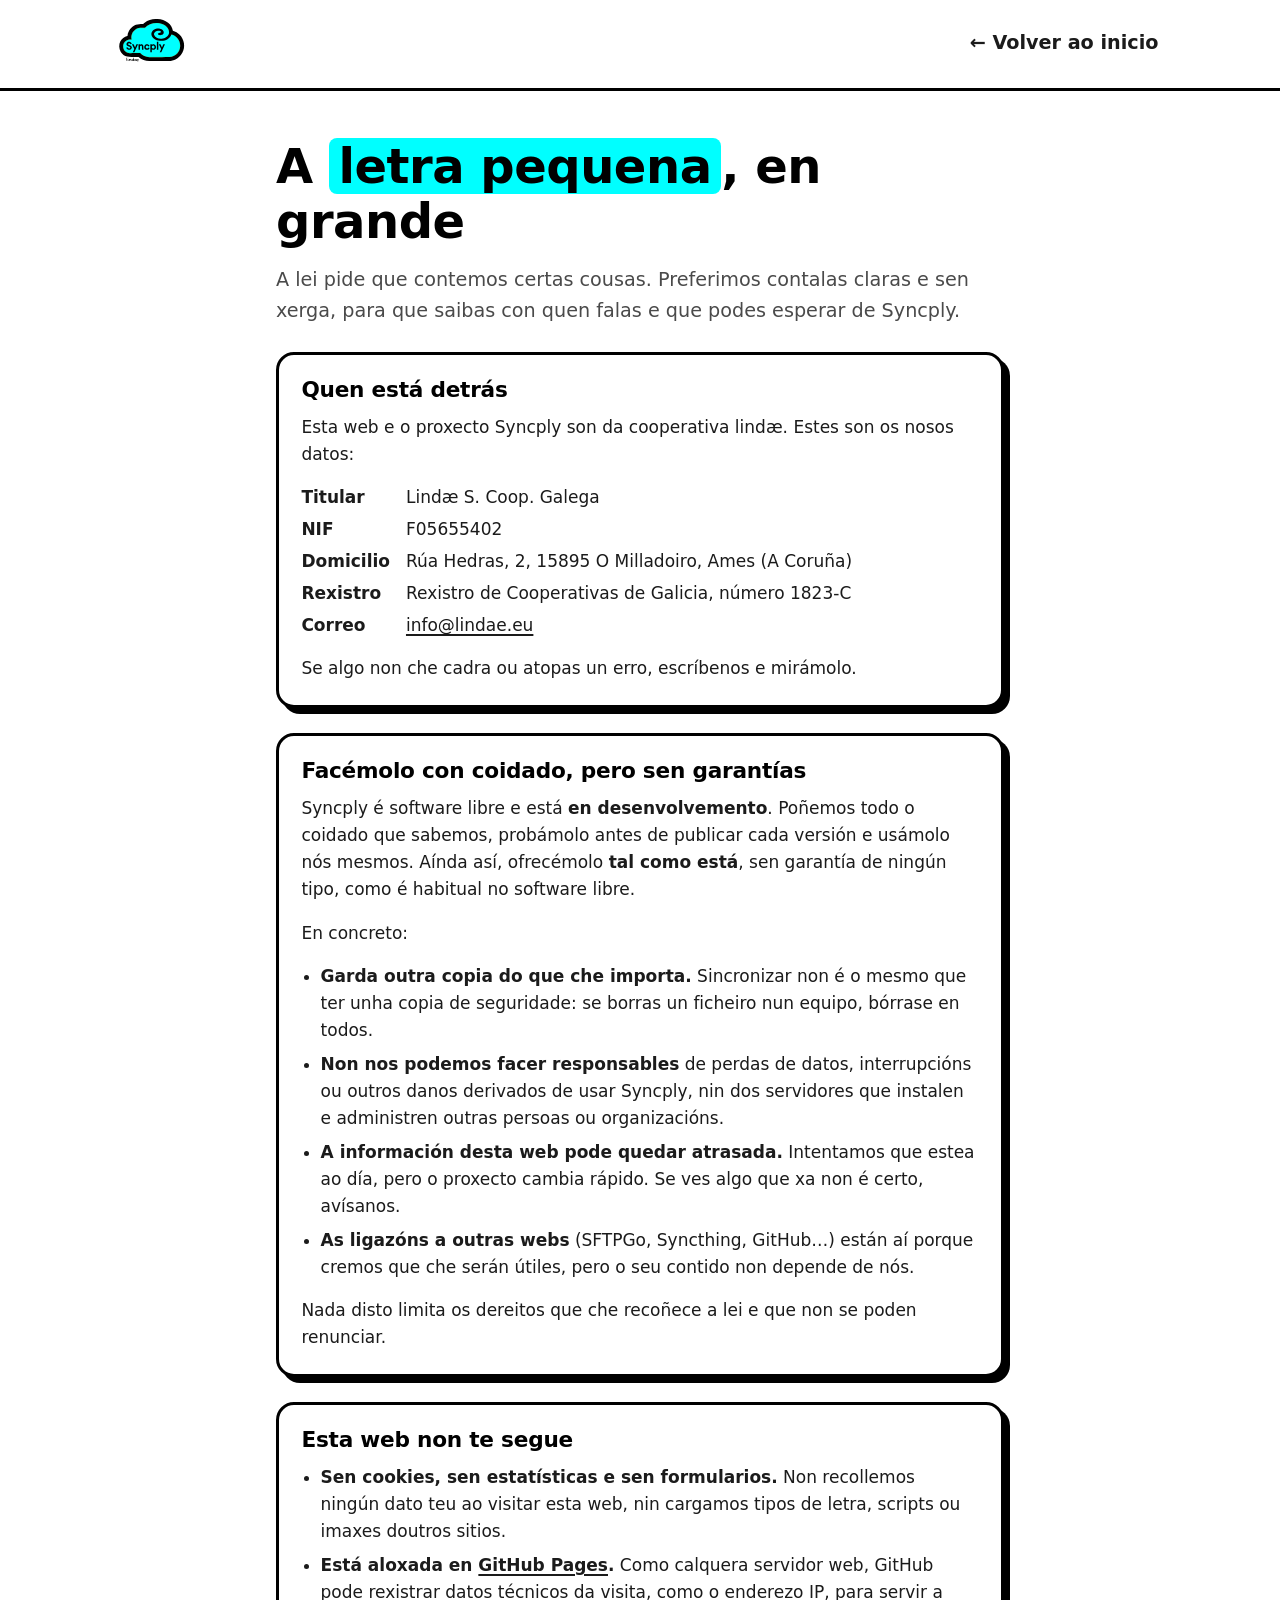
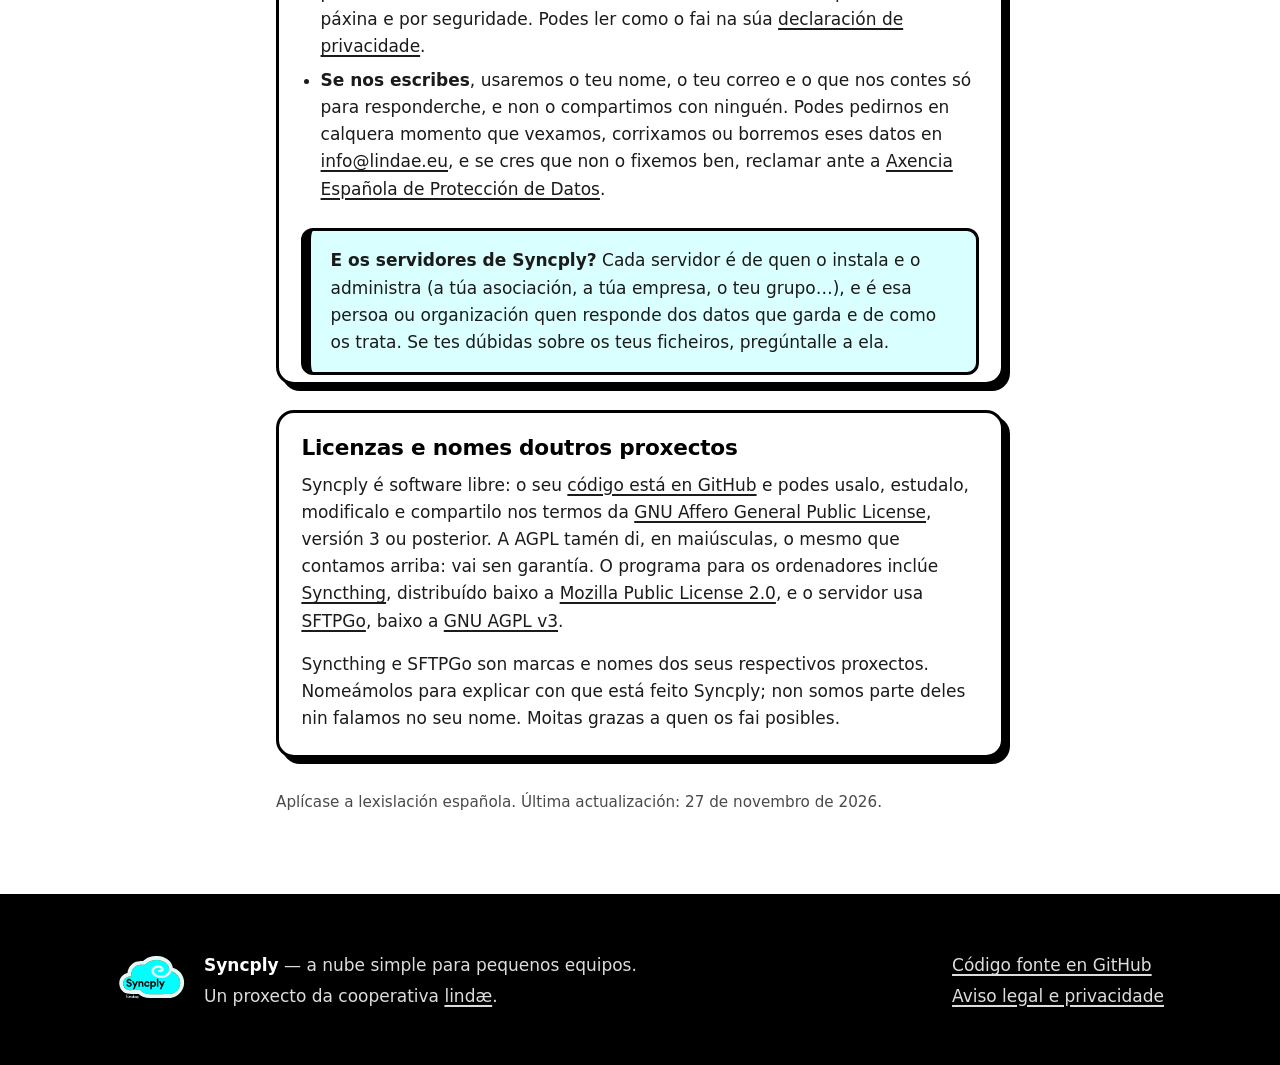
<file: docs/legal.html>
<!doctype html>
<html lang="gl">
<head>
<meta charset="utf-8">
<meta name="viewport" content="width=device-width, initial-scale=1">
<title>Aviso legal — Syncply</title>
<meta name="description" content="Aviso legal, privacidade e descargo de responsabilidade da web de Syncply, contado en claro.">
<link rel="icon" type="image/svg+xml" href="logo.svg">
<link rel="icon" type="image/png" href="logo.png">
<style>
  /* Mesma paleta e compoñentes ca index.html: ao cambialos alí, cambialos aquí. */
  :root {
    color-scheme: light;
    --cian: #00ffff;
    --cian-suave: #d9ffff;
    --tinta: #000;
    --texto: #1b1b1b;
    --apagado: #4a4a4a;
    --fondo: #fff;
    --fondo-alt: #f4fbfb;
    --raio: 18px;
    --borde: 3px solid var(--tinta);
    --sombra: 6px 6px 0 var(--tinta);
    --ancho: 48rem;
    --negro: #000;
    --barra-fondo: rgba(255,255,255,.92);
  }
  @media (prefers-color-scheme: dark) {
    :root {
      color-scheme: dark;
      --cian-suave: #0f3a3c;
      --tinta: #e6f7f7;
      --texto: #e3ecec;
      --apagado: #a3b1b1;
      --fondo: #0e1314;
      --fondo-alt: #132022;
      --barra-fondo: rgba(14,19,20,.92);
    }
  }
  * { box-sizing: border-box; }
  body {
    margin: 0;
    font: 1.0625rem/1.6 system-ui, -apple-system, "Segoe UI", Roboto, "Noto Sans", Ubuntu, Cantarell, sans-serif;
    color: var(--texto);
    background: var(--fondo);
  }
  a { color: inherit; text-decoration-thickness: 2px; text-underline-offset: 3px; }
  a:hover { background: var(--cian); color: var(--negro); }
  img { max-width: 100%; }
  h1, h2 { color: var(--tinta); line-height: 1.15; letter-spacing: -0.01em; }
  h1 { font-size: clamp(2rem, 5vw, 3rem); font-weight: 900; margin: 0 0 1rem; }
  h1 mark { background: var(--cian); color: var(--negro); padding: 0 .2em; border-radius: 8px; }
  h2 { font-size: 1.35rem; font-weight: 850; margin: 0 0 .7rem; }
  p { margin: 0 0 1rem; }
  .envoltorio { max-width: var(--ancho); margin: 0 auto; padding-inline: 1.25rem; }
  main { padding-block: 3rem 4rem; }
  .entradilla { font-size: 1.2rem; color: var(--apagado); }

  .barra { position: sticky; top: 0; z-index: 10; background: var(--barra-fondo); backdrop-filter: blur(6px); border-bottom: var(--borde); }
  .barra .envoltorio { max-width: 68rem; display: flex; align-items: center; gap: 1rem; padding-block: .5rem; flex-wrap: wrap; }
  .barra .marca { display: block; text-decoration: none; }
  .barra .marca:hover { background: none; }
  .barra .marca picture, .barra .marca img { display: block; width: 72px; height: 72px; }
  .barra nav { margin-left: auto; font-weight: 600; font-size: 1.2rem; }
  .barra nav a { text-decoration: none; padding: .15rem .35rem; border-radius: 6px; }

  .tarxeta {
    background: var(--fondo); border: var(--borde); border-radius: var(--raio);
    box-shadow: var(--sombra); padding: 1.4rem 1.4rem .4rem; margin-top: 1.6rem;
  }
  .tarxeta ul { padding-left: 1.2rem; margin: 0 0 1rem; }
  .tarxeta li { margin-bottom: .4rem; }
  dl.datos { display: grid; grid-template-columns: max-content 1fr; gap: .3rem 1rem; margin: 0 0 1rem; }
  dl.datos dt { font-weight: 700; }
  dl.datos dd { margin: 0; }
  @media (max-width: 34rem) { dl.datos { grid-template-columns: 1fr; } dl.datos dd { margin-bottom: .4rem; } }
  .aviso { border: var(--borde); border-left-width: 10px; border-radius: 12px; padding: 1rem 1.2rem; background: var(--cian-suave); margin-top: 1.6rem; }
  .aviso p:last-child { margin: 0; }
  .actualizado { color: var(--apagado); font-size: .95rem; margin-top: 2rem; }

  footer { background: var(--negro); color: #fff; padding-block: 3rem; border-top: var(--borde); }
  footer .envoltorio { max-width: 68rem; display: flex; flex-wrap: wrap; gap: 1rem 2rem; align-items: center; justify-content: space-between; }
  footer img { width: 72px; height: 72px; }
  footer a:hover { background: var(--cian); color: var(--negro); }
  footer p { margin: .2rem 0; color: #ddd; }
  footer .esquerda { display: flex; gap: 1rem; align-items: center; }
</style>
</head>
<body>

<header class="barra">
  <div class="envoltorio">
    <a class="marca" href="./"><picture><source srcset="logo-escuro.svg" media="(prefers-color-scheme: dark)"><img src="logo.svg" alt="Syncply: volver ao inicio" width="72" height="72"></picture></a>
    <nav aria-label="Navegación"><a href="./">← Volver ao inicio</a></nav>
  </div>
</header>

<main>
  <div class="envoltorio">
    <h1>A <mark>letra pequena</mark>, en grande</h1>
    <p class="entradilla">A lei pide que contemos certas cousas. Preferimos contalas claras e sen xerga, para que saibas con quen falas e que podes esperar de Syncply.</p>

    <section class="tarxeta" aria-labelledby="quen">
      <h2 id="quen">Quen está detrás</h2>
      <p>Esta web e o proxecto Syncply son da cooperativa lindæ. Estes son os nosos datos:</p>
      <dl class="datos">
        <dt>Titular</dt><dd>Lindæ S. Coop. Galega</dd>
        <dt>NIF</dt><dd>F05655402</dd>
        <dt>Domicilio</dt><dd>Rúa Hedras, 2, 15895 O Milladoiro, Ames (A Coruña)</dd>
        <dt>Rexistro</dt><dd>Rexistro de Cooperativas de Galicia, número 1823-C</dd>
        <dt>Correo</dt><dd><a href="mailto:info@lindae.eu">info@lindae.eu</a></dd>
      </dl>
      <p>Se algo non che cadra ou atopas un erro, escríbenos e mirámolo.</p>
    </section>

    <section class="tarxeta" aria-labelledby="garantias">
      <h2 id="garantias">Facémolo con coidado, pero sen garantías</h2>
      <p>Syncply é software libre e está <strong>en desenvolvemento</strong>. Poñemos todo o coidado que sabemos, probámolo antes de publicar cada versión e usámolo nós mesmos. Aínda así, ofrecémolo <strong>tal como está</strong>, sen garantía de ningún tipo, como é habitual no software libre.</p>
      <p>En concreto:</p>
      <ul>
        <li><strong>Garda outra copia do que che importa.</strong> Sincronizar non é o mesmo que ter unha copia de seguridade: se borras un ficheiro nun equipo, bórrase en todos.</li>
        <li><strong>Non nos podemos facer responsables</strong> de perdas de datos, interrupcións ou outros danos derivados de usar Syncply, nin dos servidores que instalen e administren outras persoas ou organizacións.</li>
        <li><strong>A información desta web pode quedar atrasada.</strong> Intentamos que estea ao día, pero o proxecto cambia rápido. Se ves algo que xa non é certo, avísanos.</li>
        <li><strong>As ligazóns a outras webs</strong> (SFTPGo, Syncthing, GitHub…) están aí porque cremos que che serán útiles, pero o seu contido non depende de nós.</li>
      </ul>
      <p>Nada disto limita os dereitos que che recoñece a lei e que non se poden renunciar.</p>
    </section>

    <section class="tarxeta" aria-labelledby="privacidade">
      <h2 id="privacidade">Esta web non te segue</h2>
      <ul>
        <li><strong>Sen cookies, sen estatísticas e sen formularios.</strong> Non recollemos ningún dato teu ao visitar esta web, nin cargamos tipos de letra, scripts ou imaxes doutros sitios.</li>
        <li><strong>Está aloxada en <a href="https://pages.github.com/">GitHub Pages</a>.</strong> Como calquera servidor web, GitHub pode rexistrar datos técnicos da visita, como o enderezo IP, para servir a páxina e por seguridade. Podes ler como o fai na súa <a href="https://docs.github.com/site-policy/privacy-policies/github-general-privacy-statement">declaración de privacidade</a>.</li>
        <li><strong>Se nos escribes</strong>, usaremos o teu nome, o teu correo e o que nos contes só para responderche, e non o compartimos con ninguén. Podes pedirnos en calquera momento que vexamos, corrixamos ou borremos eses datos en <a href="mailto:info@lindae.eu">info@lindae.eu</a>, e se cres que non o fixemos ben, reclamar ante a <a href="https://www.aepd.es/">Axencia Española de Protección de Datos</a>.</li>
      </ul>
      <div class="aviso">
        <p><strong>E os servidores de Syncply?</strong> Cada servidor é de quen o instala e o administra (a túa asociación, a túa empresa, o teu grupo…), e é esa persoa ou organización quen responde dos datos que garda e de como os trata. Se tes dúbidas sobre os teus ficheiros, pregúntalle a ela.</p>
      </div>
    </section>

    <section class="tarxeta" aria-labelledby="licenzas">
      <h2 id="licenzas">Licenzas e nomes doutros proxectos</h2>
      <p>Syncply é software libre: o seu <a href="https://github.com/lindae-coop/syncply">código está en GitHub</a> e podes usalo, estudalo, modificalo e compartilo nos termos da <a href="https://github.com/lindae-coop/syncply/blob/main/LICENSE">GNU Affero General Public License</a>, versión 3 ou posterior. A AGPL tamén di, en maiúsculas, o mesmo que contamos arriba: vai sen garantía. O programa para os ordenadores inclúe <a href="https://syncthing.net/">Syncthing</a>, distribuído baixo a <a href="https://mozilla.org/MPL/2.0/">Mozilla Public License 2.0</a>, e o servidor usa <a href="https://github.com/drakkan/sftpgo">SFTPGo</a>, baixo a <a href="https://www.gnu.org/licenses/agpl-3.0.html">GNU AGPL v3</a>.</p>
      <p>Syncthing e SFTPGo son marcas e nomes dos seus respectivos proxectos. Nomeámolos para explicar con que está feito Syncply; non somos parte deles nin falamos no seu nome. Moitas grazas a quen os fai posibles.</p>
    </section>

    <p class="actualizado">Aplícase a lexislación española. Última actualización: 27 de novembro de 2026.</p>
  </div>
</main>

<footer>
  <div class="envoltorio">
    <div class="esquerda">
      <img src="logo-escuro.svg" alt="" width="72" height="72">
      <div>
        <p><strong style="color:#fff">Syncply</strong> — a nube simple para pequenos equipos.</p>
        <p>Un proxecto da cooperativa <a href="https://lindae.eu">lindæ</a>.</p>
      </div>
    </div>
    <div>
      <p><a href="https://github.com/lindae-coop/syncply">Código fonte en GitHub</a></p>
      <p><a href="legal.html">Aviso legal e privacidade</a></p>
    </div>
  </div>
</footer>

</body>
</html>
</file>
